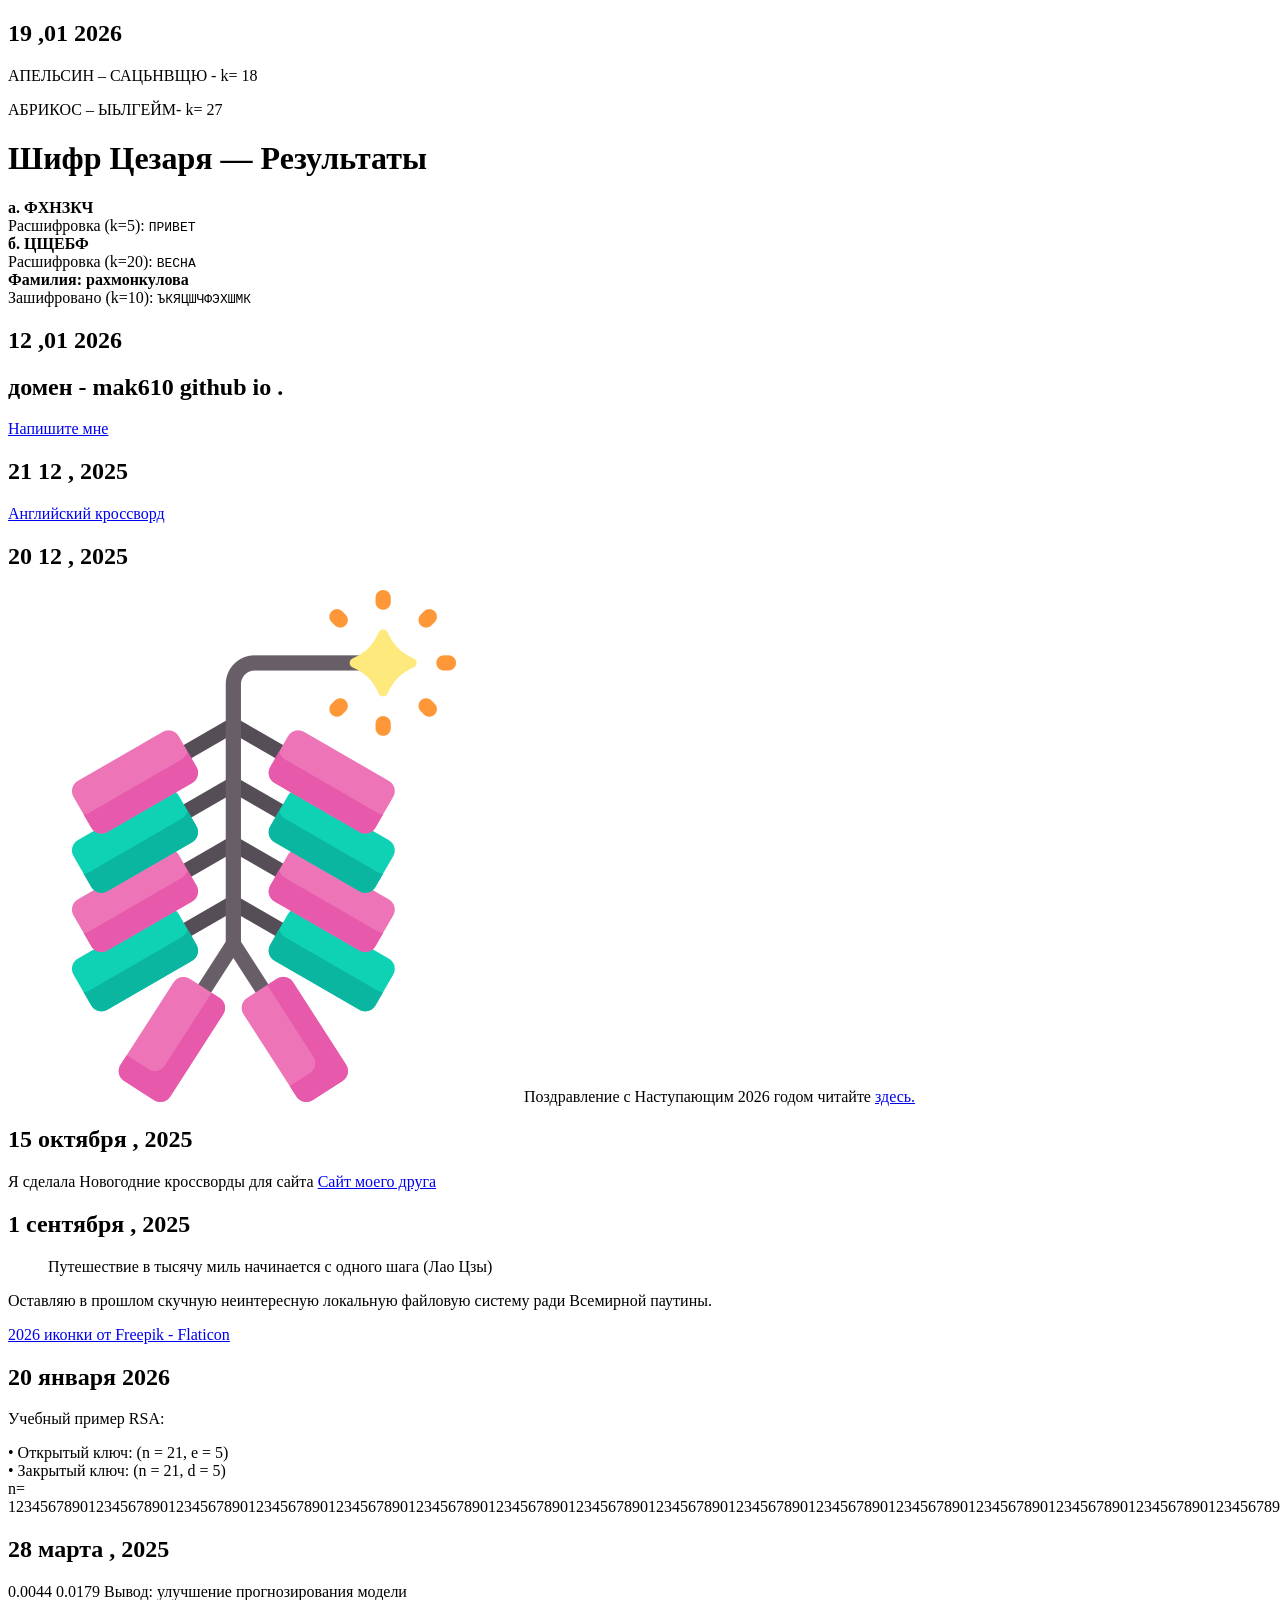
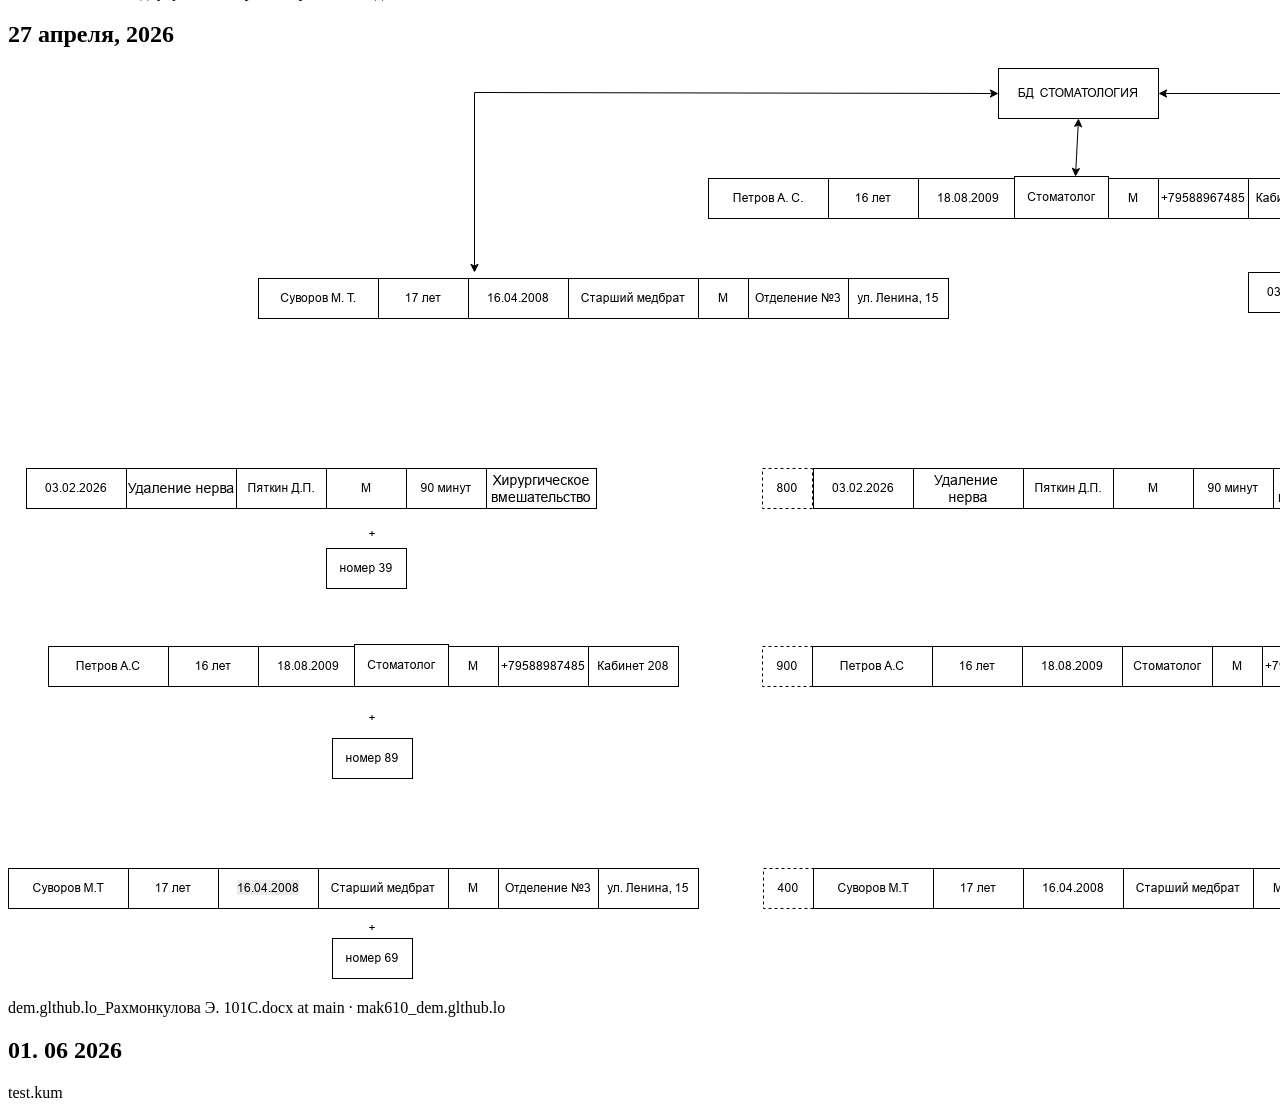
<file: index.html>
<!DOCTYPE html>
<html lang="ru">
    <title>Мой блог</title>
    </head>
  <body> 
    <h2> 19 ,01 2026</h2>
 <p>АПЕЛЬСИН – САЦЬНВЩЮ - k= 18  </p>
    <p>АБРИКОС – ЫЬЛГЕЙМ- k= 27  </p>
<p>  
  <div class="container">
    <h1>Шифр Цезаря — Результаты</h1>

    <div class="result">
      <strong>а. ФХНЗКЧ</strong><br>
      Расшифровка (k=5): <code>ПРИВЕТ</code>
    </div>

    <div class="result">
      <strong>б. ЦЩЕБФ</strong><br>
      Расшифровка (k=20): <code>ВЕСНА</code>
    </div>

    <div class="result">
      <strong>Фамилия: рахмонкулова</strong><br>
      Зашифровано (k=10): <code>ЪКЯЦШЧФЭХШМК</code>
    </div>
  </div>
   
<h2> 12 ,01 2026</h2>
<h2> домен - mak610 github io . </h2>
  <p><a href="mailto:eveli1907@gmail.com">Напишите мне</a></p>
  <h2> 21 12 , 2025</h2>    
    <p><a href="krossvordEn.html">Английский кроссворд</a></p>    
  <h2> 20 12 , 2025</h2>
<img src="Icons/icon.png" alt=“Новый год”>
Поздравление с Наступающим 2026 годом читайте <a href="Congratulations2026.html"> здесь.</a>
<h2> 15 октября , 2025</h2>
<p>
Я сделала Новогодние кроссворды для сайта <a href="http://адрес сайта друга"  title="Блог моего друга">Сайт моего друга</a>
</p>
<h2> 1 сентября , 2025</h2>
<blockquote class="q">Путешествие в тысячу миль начинается с одного шага (Лао Цзы) </blockquote>
<p>
Оставляю в прошлом скучную неинтересную локальную файловую систему ради Всемирной паутины.
</p>       
  <a href="https://www.flaticon.com/ru/free-icons/2026" title="2026 иконки">2026 иконки от Freepik - Flaticon</a>
<h2>20 января 2026</h2>
<p>
  Учебный пример RSA:<br>
<p class="zz">  • Открытый ключ: (n = 21, e = 5)<br </p>
  • Закрытый ключ: (n = 21, d = 5)<br>
n= [base64]......
</p>

  </body>
</html>
</p> 
<h2> 28 марта , 2025</h2>
0.0044
0.0179
Вывод: улучшение прогнозирования модели

<h2> 27 апреля, 2026</h2>
</head>
<body>
    <img src="Icons/плигрим.drawio.png" alt="диаграмма">
</body>
</html>
</p>

</body>
</html>
dem.glthub.lo_Рахмонкулова Э. 101С.docx at main · mak610_dem.glthub.lo
</body>
</html>
</p>

</body>
</html>
<p>
<h2> 01. 06 2026</h2>
 test.kum 
</body>
</html>
</p>
</file>
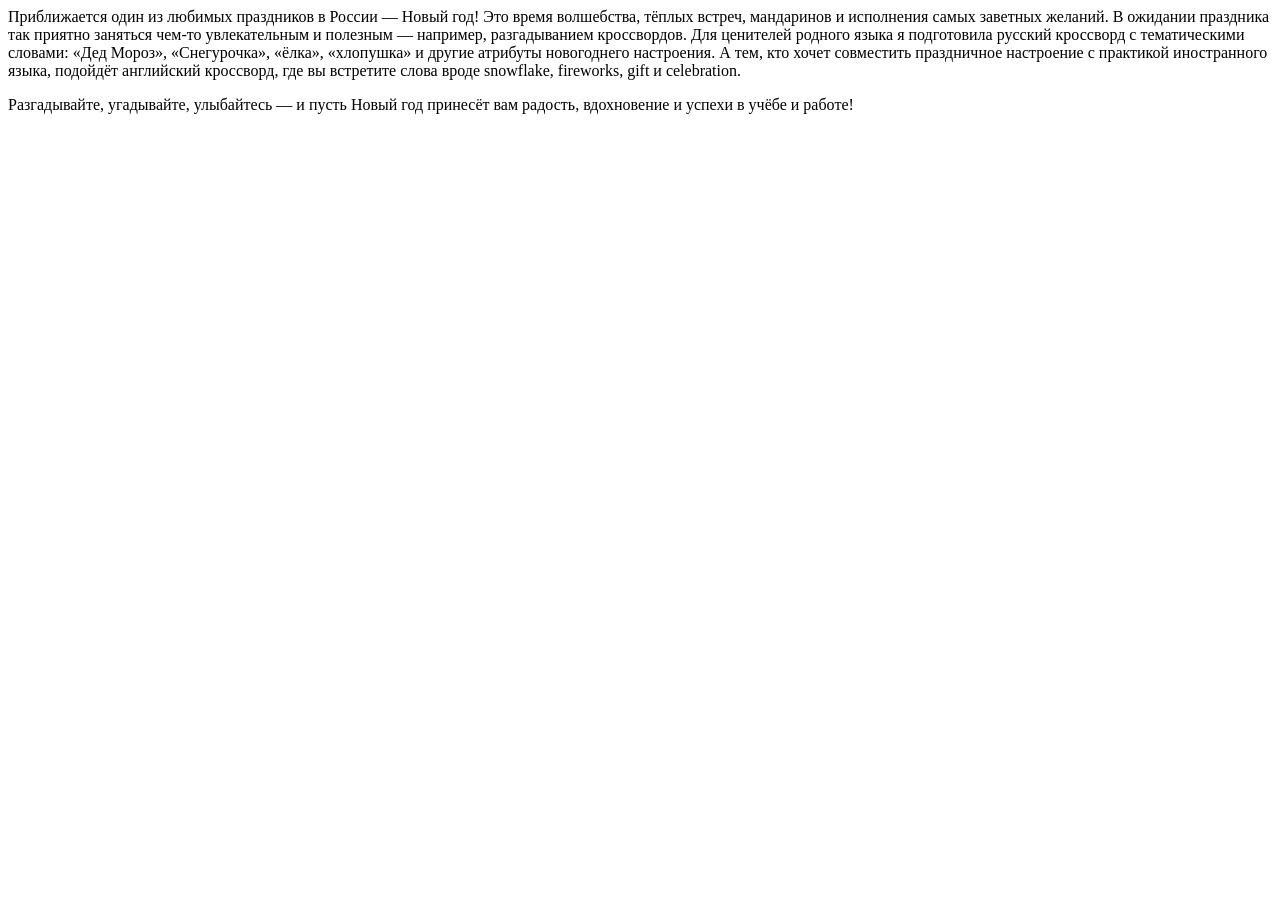
<file: Congratulations2026.html>
<!DOCTYPE html>
<html lang="ru">
<head>
    <meta charset="UTF-8">
    <title>Заголовок страницы</title>
</head>
<body>
   Приближается один из любимых праздников в России — Новый год!
Это время волшебства, тёплых встреч, мандаринов и исполнения самых заветных желаний. В ожидании праздника так приятно заняться чем-то увлекательным и полезным — например, разгадыванием кроссвордов.
Для ценителей родного языка я подготовила русский кроссворд с тематическими словами: «Дед Мороз», «Снегурочка», «ёлка», «хлопушка» и другие атрибуты новогоднего настроения. А тем, кто хочет совместить праздничное настроение с практикой иностранного языка, подойдёт английский кроссворд, где вы встретите слова вроде snowflake, fireworks, gift и celebration.
<p>Разгадывайте, угадывайте, улыбайтесь — и пусть Новый год принесёт вам радость, вдохновение и успехи в учёбе и работе!</p>
</body>
</html>
</file>
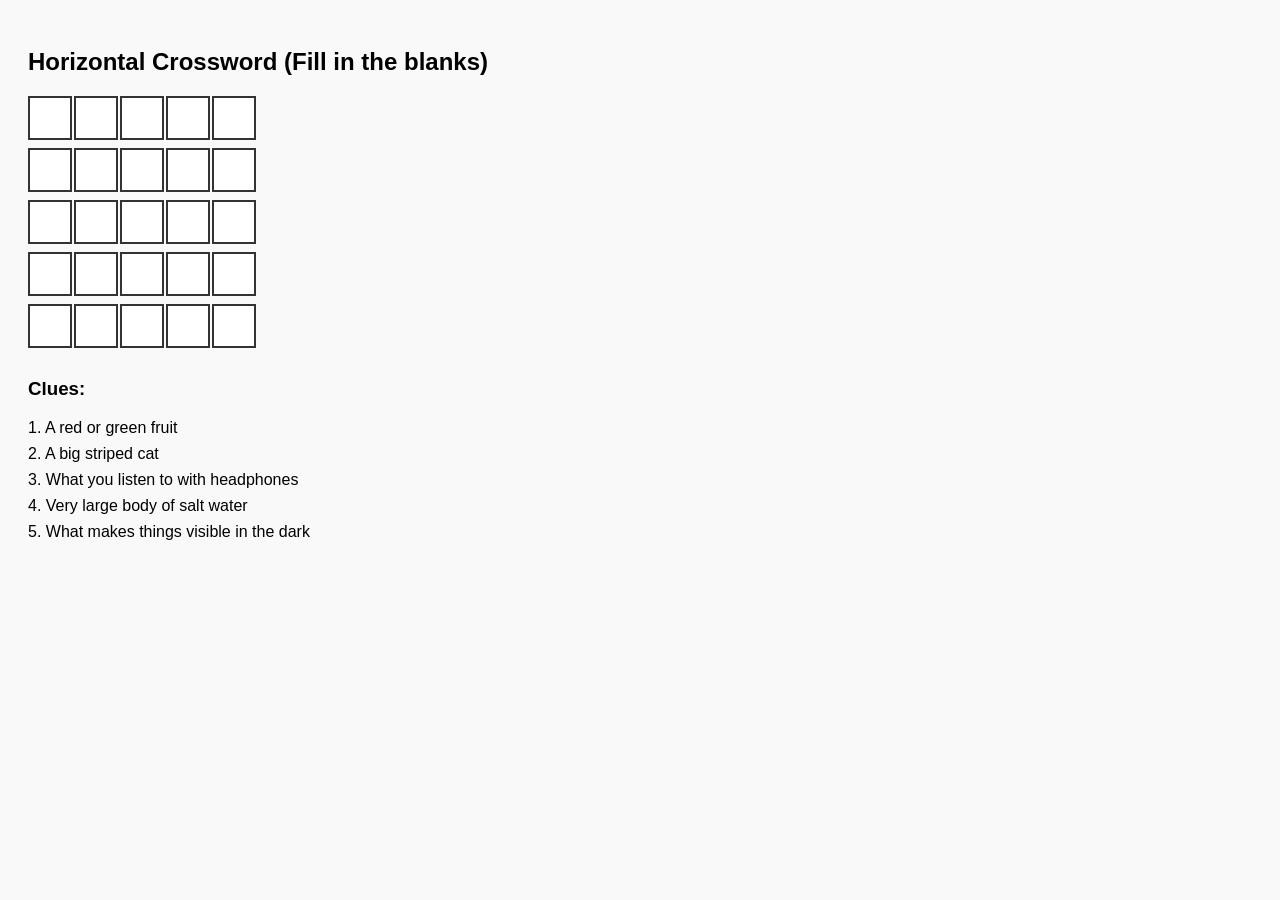
<file: krossvordEn.html>
<!DOCTYPE html>
<html lang="en">
<head>
  <meta charset="UTF-8" />
  <meta name="viewport" content="width=device-width, initial-scale=1.0"/>
  <title>Horizontal Crossword</title>
  <style>
    body {
      font-family: Arial, sans-serif;
      padding: 20px;
      background-color: #f9f9f9;
    }
    .crossword {
      display: grid;
      gap: 8px;
      max-width: 500px;
      margin-bottom: 20px;
    }
    .word {
      display: flex;
      gap: 2px;
    }
    .cell {
      width: 40px;
      height: 40px;
      border: 2px solid #333;
      display: flex;
      justify-content: center;
      align-items: center;
      font-size: 20px;
      text-transform: uppercase;
      background-color: white;
    }
    .clues h3 {
      margin-top: 30px;
    }
    .clue {
      margin: 8px 0;
    }
  </style>
</head>
<body>

  <h2>Horizontal Crossword (Fill in the blanks)</h2>

  <div class="crossword" id="crossword"></div>

  <div class="clues">
    <h3>Clues:</h3>
    <div class="clue">1. A red or green fruit</div>
    <div class="clue">2. A big striped cat</div>
    <div class="clue">3. What you listen to with headphones</div>
    <div class="clue">4. Very large body of salt water</div>
    <div class="clue">5. What makes things visible in the dark</div>
  </div>

  <script>
    const words = ["APPLE", "TIGER", "MUSIC", "OCEAN", "LIGHT"];
    const crosswordEl = document.getElementById("crossword");

    words.forEach((word, index) => {
      const wordEl = document.createElement("div");
      wordEl.className = "word";
      word.split("").forEach(letter => {
        const cell = document.createElement("div");
        cell.className = "cell";
        // Оставляем пустыми для заполнения пользователем
        // cell.textContent = letter; // раскомментировать для решения
        wordEl.appendChild(cell);
      });
      crosswordEl.appendChild(wordEl);
    });
  </script>

</body>
</html>
</file>
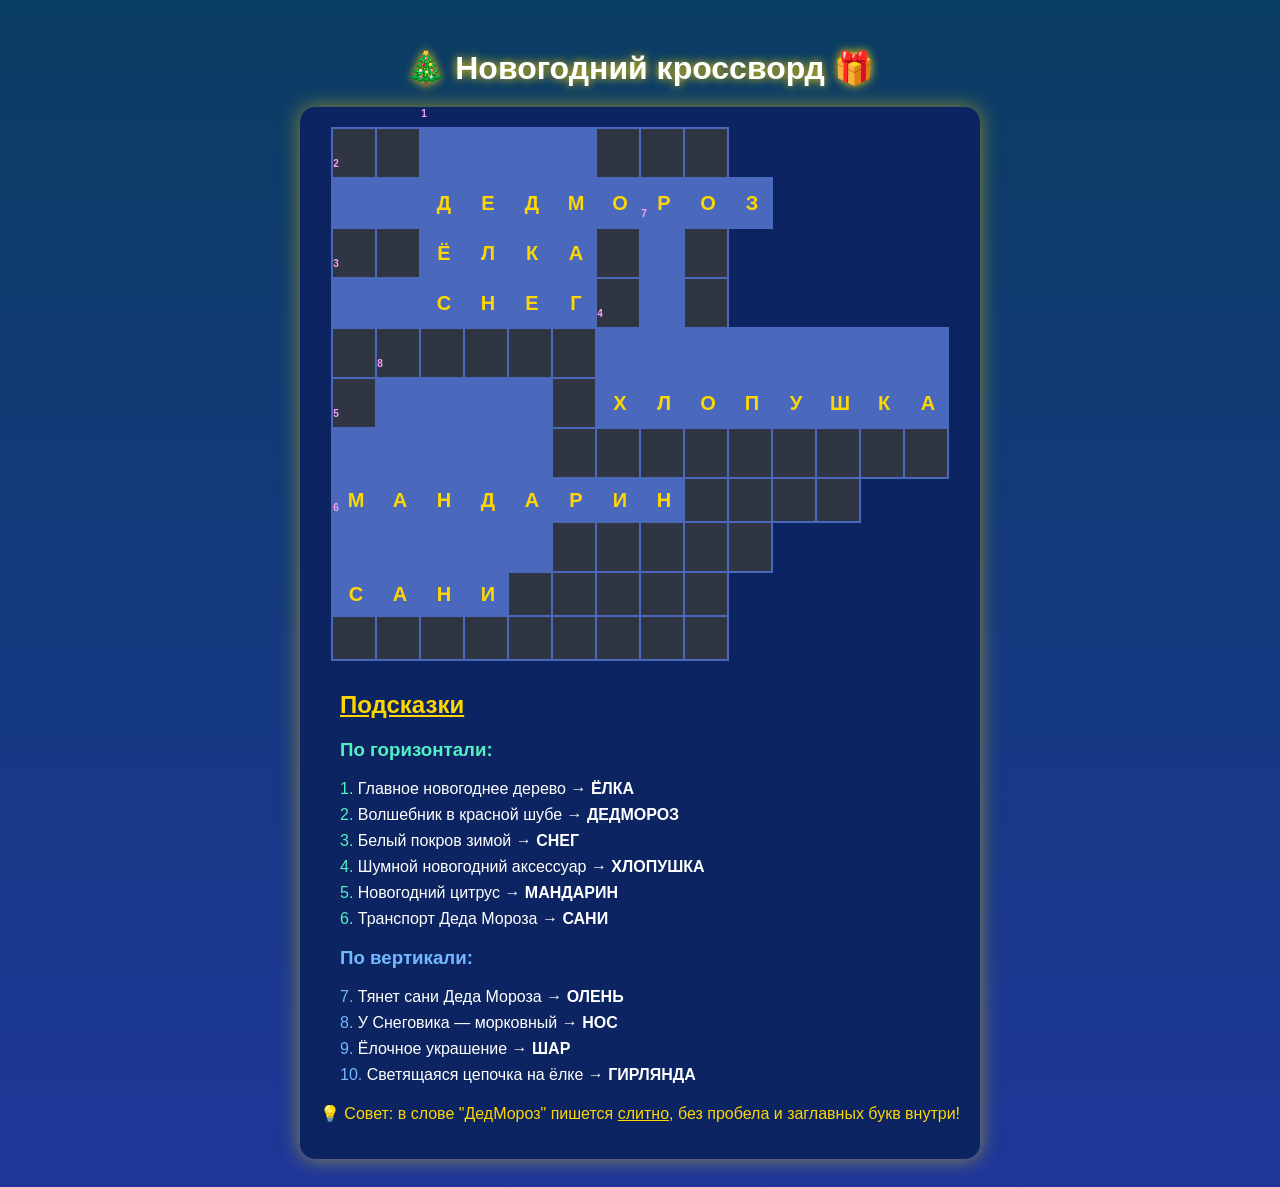
<file: Qwen_html_20251126_3ojawev6h.html>
<!DOCTYPE html>
<html lang="ru">
<head>
  <meta charset="UTF-8">
  <title>Новогодний кроссворд</title>
  <style>
    body {
      font-family: 'Arial', sans-serif;
      background: linear-gradient(to bottom, #0a3d62, #1e3799);
      color: white;
      text-align: center;
      padding: 20px;
    }
    h1 {
      text-shadow: 0 0 10px gold;
      margin-bottom: 20px;
    }
    .crossword-container {
      display: inline-block;
      background-color: #0c2461;
      padding: 20px;
      border-radius: 15px;
      box-shadow: 0 0 20px rgba(255,215,0,0.5);
    }
    table {
      border-collapse: collapse;
      margin: 0 auto 30px;
    }
    td {
      width: 40px;
      height: 40px;
      border: 2px solid #4a69bd;
      background-color: #4a69bd;
      text-align: center;
      font-weight: bold;
      font-size: 18px;
      color: white;
    }
    td.black {
      background-color: #2f3542;
    }
    td input {
      width: 100%;
      height: 100%;
      border: none;
      background: transparent;
      color: gold;
      text-align: center;
      font-size: 20px;
      font-weight: bold;
      outline: none;
    }
    .clues {
      max-width: 600px;
      margin: 0 auto;
      text-align: left;
    }
    .clues h2 {
      color: gold;
      text-decoration: underline;
    }
    .clue {
      margin: 8px 0;
    }
    .horizontal { color: #55efc4; }
    .vertical { color: #74b9ff; }
    .number {
      position: relative;
      top: -18px;
      left: -18px;
      font-size: 10px;
      color: #ff9ff3;
      font-weight: bold;
    }
  </style>
</head>
<body>

  <h1>🎄 Новогодний кроссворд 🎁</h1>

  <div class="crossword-container">
    <table>
      <!-- Строка 1 -->
      <tr>
        <td class="black"></td>
        <td class="black"></td>
        <td><span class="number">1</span><input maxlength="1"></td>
        <td><input maxlength="1"></td>
        <td><input maxlength="1"></td>
        <td><input maxlength="1"></td>
        <td class="black"></td>
        <td class="black"></td>
        <td class="black"></td>
      </tr>
      <!-- Строка 2 -->
      <tr>
        <td><span class="number">2</span><input maxlength="1"></td>
        <td><input maxlength="1"></td>
        <td><input maxlength="1" value="Д"></td> <!-- ЁЛКА → Д (ДедМороз) -->
        <td><input maxlength="1" value="Е"></td>
        <td><input maxlength="1" value="Д"></td>
        <td><input maxlength="1" value="М"></td>
        <td><input maxlength="1" value="О"></td>
        <td><input maxlength="1" value="Р"></td>
        <td><input maxlength="1" value="О"></td>
        <td><input maxlength="1" value="З"></td>
      </tr>
      <!-- Строка 3 -->
      <tr>
        <td class="black"></td>
        <td class="black"></td>
        <td><input maxlength="1" value="Ё"></td> <!-- ЁЛКА -->
        <td><input maxlength="1" value="Л"></td>
        <td><input maxlength="1" value="К"></td>
        <td><input maxlength="1" value="А"></td>
        <td class="black"></td>
        <td><span class="number">7</span><input maxlength="1"></td>
        <td class="black"></td>
      </tr>
      <!-- Строка 4 -->
      <tr>
        <td><span class="number">3</span><input maxlength="1"></td>
        <td><input maxlength="1"></td>
        <td><input maxlength="1" value="С"></td> <!-- СНЕГ → С (Сани) -->
        <td><input maxlength="1" value="Н"></td>
        <td><input maxlength="1" value="Е"></td>
        <td><input maxlength="1" value="Г"></td>
        <td class="black"></td>
        <td><input maxlength="1"></td>
        <td class="black"></td>
      </tr>
      <!-- Строка 5 -->
      <tr>
        <td class="black"></td>
        <td class="black"></td>
        <td class="black"></td>
        <td class="black"></td>
        <td class="black"></td>
        <td class="black"></td>
        <td><span class="number">4</span><input maxlength="1"></td>
        <td><input maxlength="1"></td>
        <td><input maxlength="1"></td>
        <td><input maxlength="1"></td>
        <td><input maxlength="1"></td>
        <td><input maxlength="1"></td>
        <td><input maxlength="1"></td>
        <td><input maxlength="1"></td>
      </tr>
      <!-- Строка 6 -->
      <tr>
        <td class="black"></td>
        <td><span class="number">8</span><input maxlength="1"></td>
        <td><input maxlength="1"></td>
        <td><input maxlength="1"></td>
        <td><input maxlength="1"></td>
        <td class="black"></td>
        <td><input maxlength="1" value="Х"></td> <!-- ХЛОПУШКА -->
        <td><input maxlength="1" value="Л"></td>
        <td><input maxlength="1" value="О"></td>
        <td><input maxlength="1" value="П"></td>
        <td><input maxlength="1" value="У"></td>
        <td><input maxlength="1" value="Ш"></td>
        <td><input maxlength="1" value="К"></td>
        <td><input maxlength="1" value="А"></td>
      </tr>
      <!-- Строка 7 -->
      <tr>
        <td><span class="number">5</span><input maxlength="1"></td>
        <td><input maxlength="1"></td>
        <td><input maxlength="1"></td>
        <td><input maxlength="1"></td>
        <td><input maxlength="1"></td>
        <td class="black"></td>
        <td class="black"></td>
        <td class="black"></td>
        <td class="black"></td>
        <td class="black"></td>
        <td class="black"></td>
        <td class="black"></td>
        <td class="black"></td>
        <td class="black"></td>
      </tr>
      <!-- Строка 8 -->
      <tr>
        <td><input maxlength="1" value="М"></td> <!-- МАНДАРИН -->
        <td><input maxlength="1" value="А"></td>
        <td><input maxlength="1" value="Н"></td>
        <td><input maxlength="1" value="Д"></td>
        <td><input maxlength="1" value="А"></td>
        <td><input maxlength="1" value="Р"></td>
        <td><input maxlength="1" value="И"></td>
        <td><input maxlength="1" value="Н"></td>
        <td class="black"></td>
        <td class="black"></td>
        <td class="black"></td>
        <td class="black"></td>
      </tr>
      <!-- Строка 9 -->
      <tr>
        <td><span class="number">6</span><input maxlength="1"></td>
        <td><input maxlength="1"></td>
        <td><input maxlength="1"></td>
        <td><input maxlength="1"></td>
        <td><input maxlength="1"></td>
        <td class="black"></td>
        <td class="black"></td>
        <td class="black"></td>
        <td class="black"></td>
        <td class="black"></td>
      </tr>
      <!-- Строка 10 -->
      <tr>
        <td><input maxlength="1" value="С"></td> <!-- САНИ -->
        <td><input maxlength="1" value="А"></td>
        <td><input maxlength="1" value="Н"></td>
        <td><input maxlength="1" value="И"></td>
        <td class="black"></td>
        <td class="black"></td>
        <td class="black"></td>
        <td class="black"></td>
        <td class="black"></td>
      </tr>
      <!-- Строка 11 -->
      <tr>
        <td class="black"></td>
        <td class="black"></td>
        <td class="black"></td>
        <td class="black"></td>
        <td class="black"></td>
        <td class="black"></td>
        <td class="black"></td>
        <td class="black"></td>
        <td class="black"></td>
      </tr>
    </table>

    <div class="clues">
      <h2>Подсказки</h2>

      <h3 class="horizontal">По горизонтали:</h3>
      <div class="clue"><span class="horizontal">1.</span> Главное новогоднее дерево → <strong>ЁЛКА</strong></div>
      <div class="clue"><span class="horizontal">2.</span> Волшебник в красной шубе → <strong>ДЕДМОРОЗ</strong></div>
      <div class="clue"><span class="horizontal">3.</span> Белый покров зимой → <strong>СНЕГ</strong></div>
      <div class="clue"><span class="horizontal">4.</span> Шумной новогодний аксессуар → <strong>ХЛОПУШКА</strong></div>
      <div class="clue"><span class="horizontal">5.</span> Новогодний цитрус → <strong>МАНДАРИН</strong></div>
      <div class="clue"><span class="horizontal">6.</span> Транспорт Деда Мороза → <strong>САНИ</strong></div>

      <h3 class="vertical">По вертикали:</h3>
      <div class="clue"><span class="vertical">7.</span> Тянет сани Деда Мороза → <strong>ОЛЕНЬ</strong></div>
      <div class="clue"><span class="vertical">8.</span> У Снеговика — морковный → <strong>НОС</strong></div>
      <div class="clue"><span class="vertical">9.</span> Ёлочное украшение → <strong>ШАР</strong></div>
      <div class="clue"><span class="vertical">10.</span> Светящаяся цепочка на ёлке → <strong>ГИРЛЯНДА</strong></div>
    </div>

    <p style="margin-top: 20px; color: gold;">💡 Совет: в слове "ДедМороз" пишется <u>слитно</u>, без пробела и заглавных букв внутри!</p>
  </div>

</body>
</html>
</file>
